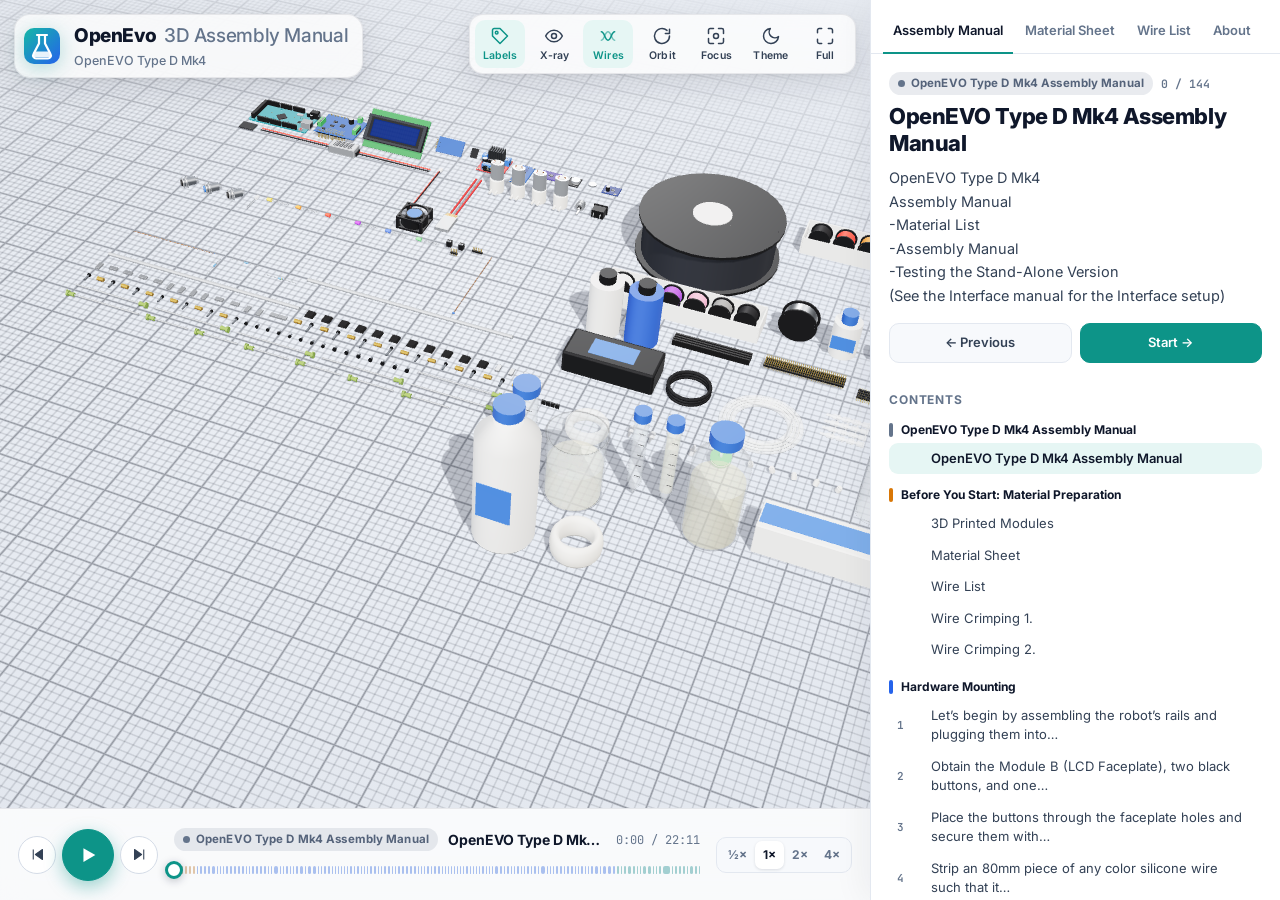
<file: index.html>
<!doctype html>
<html lang="en">
<head>
<meta charset="utf-8">
<meta name="viewport" content="width=device-width, initial-scale=1, viewport-fit=cover">
<title>OpenEvo · 3D Assembly Manual</title>
<meta name="description" content="The OpenEVO Type D Mk4 Assembly Manual in 3D: every step, built from the repository's STL files, Bill of Materials and Wiring Checklist.">
<meta property="og:title" content="OpenEvo · 3D Assembly Manual">
<meta property="og:description" content="OpenEVO Type D Mk4 Assembly Manual, step by step in 3D.">
<link rel="icon" href="favicon.svg" type="image/svg+xml">
<link rel="preconnect" href="https://fonts.googleapis.com">
<link rel="preconnect" href="https://fonts.gstatic.com" crossorigin>
<link href="https://fonts.googleapis.com/css2?family=Inter:wght@400;500;600;700;800&family=JetBrains+Mono:wght@500;600&display=swap" rel="stylesheet">
<link rel="stylesheet" href="css/style.css">
<script type="importmap">{ "imports": { "three": "./vendor/three/three.module.js", "three/addons/": "./vendor/three/addons/" } }</script>
</head>
<body>
<div id="app">
  <canvas id="view" aria-label="3D view of the OpenEvo turbidostat"></canvas>
  <div id="labels" aria-hidden="true"></div>

  <header class="brand">
    <div class="logo" aria-hidden="true">
      <svg viewBox="0 0 40 40"><defs><linearGradient id="lg" x1="0" y1="0" x2="1" y2="1"><stop offset="0" stop-color="#14b8a6"/><stop offset="1" stop-color="#2563eb"/></linearGradient></defs>
        <rect x="2" y="2" width="36" height="36" rx="10" fill="url(#lg)"/>
        <path d="M15 9h10M17 9v8.5L11.5 28a3 3 0 0 0 2.6 4.5h11.8a3 3 0 0 0 2.6-4.5L23 17.5V9" fill="none" stroke="#fff" stroke-width="2.2" stroke-linecap="round" stroke-linejoin="round"/>
        <path d="M13.6 25.5h12.8l1.9 3.3a1.6 1.6 0 0 1-1.4 2.4H13.1a1.6 1.6 0 0 1-1.4-2.4z" fill="#fff" opacity=".9"/></svg>
    </div>
    <div>
      <h1>OpenEvo <span>3D Assembly Manual</span></h1>
      <p>OpenEVO Type D Mk4</p>
    </div>
  </header>

  <div class="toolbar" role="toolbar" aria-label="View options">
    <button data-tool="labels" class="on" title="Part labels (L)"><svg viewBox="0 0 24 24"><path d="M3 12V5a2 2 0 0 1 2-2h7l9 9-9 9-9-9z"/><circle cx="8" cy="8" r="1.6"/></svg><span>Labels</span></button>
    <button data-tool="xray" title="X-ray printed parts (X)"><svg viewBox="0 0 24 24"><path d="M2 12s3.6-7 10-7 10 7 10 7-3.6 7-10 7S2 12 2 12z"/><circle cx="12" cy="12" r="3"/></svg><span>X-ray</span></button>
    <button data-tool="wires" class="on" title="Show wiring (W)"><svg viewBox="0 0 24 24"><path d="M4 7c4 0 4 10 8 10s4-10 8-10"/><path d="M4 17c4 0 4-10 8-10s4 10 8 10" opacity=".55"/></svg><span>Wires</span></button>
    <button data-tool="rotate" title="Auto-rotate"><svg viewBox="0 0 24 24"><path d="M21 12a9 9 0 1 1-3-6.7"/><path d="M21 4v5h-5"/></svg><span>Orbit</span></button>
    <button data-tool="camera" title="Re-centre camera (R)"><svg viewBox="0 0 24 24"><path d="M3 9V5a2 2 0 0 1 2-2h4M15 3h4a2 2 0 0 1 2 2v4M21 15v4a2 2 0 0 1-2 2h-4M9 21H5a2 2 0 0 1-2-2v-4"/><circle cx="12" cy="12" r="3"/></svg><span>Focus</span></button>
    <button data-tool="theme" title="Light / dark"><svg viewBox="0 0 24 24"><path d="M21 12.8A9 9 0 1 1 11.2 3a7 7 0 0 0 9.8 9.8z"/></svg><span>Theme</span></button>
    <button data-tool="fullscreen" title="Fullscreen (F)"><svg viewBox="0 0 24 24"><path d="M8 3H5a2 2 0 0 0-2 2v3M21 8V5a2 2 0 0 0-2-2h-3M3 16v3a2 2 0 0 0 2 2h3M16 21h3a2 2 0 0 0 2-2v-3"/></svg><span>Full</span></button>
  </div>

  <div id="readout" class="readout" hidden>
    <div class="ro-head"><span class="dot"></span>INCUBATE · OD940</div>
    <canvas id="chart" width="560" height="220"></canvas>
    <div class="ro-stats">
      <div><b id="roOD">0.000</b><span>OD940</span></div>
      <div><b id="roT">30.0°</b><span>Media Temp</span></div>
      <div><b id="roPump">0 h</b><span>UPTIME</span></div>
      <div><b id="roCycle">37883</b><span>IR</span></div>
    </div>
  </div>

  <aside id="panel" aria-label="Assembly guide">
    <button class="sheet-handle" aria-label="Expand or collapse the guide"><span></span></button>
    <nav class="tabs" role="tablist">
      <button role="tab" data-tab="steps" class="active">Assembly Manual</button>
      <button role="tab" data-tab="parts">Material Sheet</button>
      <button role="tab" data-tab="wiring">Wire List</button>
      <button role="tab" data-tab="about">About</button>
    </nav>
    <section class="tab active" data-tab="steps">
      <article id="stepCard" class="card"></article>
      <div class="list-head">Contents</div>
      <ol id="stepList" class="step-list"></ol>
    </section>
    <section class="tab" data-tab="parts">
      <div id="partInfo"></div>
      <div class="cost-hero">
        <div><span>First robot</span><b id="costTotal">$0</b></div>
        <div><span>Each additional</span><b id="costSecond">$0</b></div>
      </div>
      <h3>3D Printed Modules (STL Files)</h3>
      <div id="moduleGrid" class="module-grid"></div>
      <h3>2026 Updated Bill of Materials</h3>
      <p class="muted small">Rows from <i>2026 Updated Bill of Materials.xlsx</i> in the repository. Click a row to open its link.</p>
      <table id="bomTable" class="data"></table>
      <h3>Tools</h3>
      <table id="equipTable" class="data"></table>
    </section>
    <section class="tab" data-tab="wiring">
      <p class="muted small">Rows from <i>Wiring Checklist.xlsx</i> in the repository. Click a row to find that wire in the model.</p>
      <input id="wireFilter" class="search" type="search" placeholder="Filter the Wire List">
      <table id="wireTable" class="data wires"></table>
    </section>
    <section class="tab" data-tab="about">
      <div class="about">
        <h2>OpenEvo — Open Evolution Turbidostat</h2>
        <p class="muted small">From the repository README:</p>
        <blockquote>OpenEvo is an open-source turbidostat for continuous-culture directed evolution. It runs as a browser-based interface on any computer connected to an Arduino Mega 2560, with real-time OD monitoring, automated media changes, and optional one-click global remote access via Cloudflare Tunnel — no cloud account or router configuration needed.</blockquote>
        <p><b>Authors:</b> Zane Chan, Pin-Che Huang, Phillip Kyriakakis · <b>License:</b> MIT</p>
        <h3>About this model</h3>
        <p>The steps and their text are the <i>OpenEVO Type D Mk4 Assembly Manual</i>. The printed parts are the repository's STL files. Part names come from the manual and the Bill of Materials, wire colours, lengths and ends from the Wiring Checklist, and LCD screens from the firmware (<i>easyEVOTypeD.ino</i>).</p>
        <h3>Sources</h3>
        <ul class="links">
          <li><a href="https://github.com/Binomica-Labs/OpenEVO" target="_blank" rel="noopener">GitHub · Binomica-Labs/OpenEVO</a></li>
          <li><a href="https://doi.org/10.5281/zenodo.20694532" target="_blank" rel="noopener">Zenodo archive</a> (assembly manual, interface manual)</li>
          <li><a href="https://www.biorxiv.org/content/10.64898/2026.07.06.735356v1" target="_blank" rel="noopener">bioRxiv preprint · OpenEvo: An Open-Source Platform for Automated Evolution and Analysis</a></li>
        </ul>
        <h3>Keyboard</h3>
        <table class="keys">
          <tr><td><kbd>Space</kbd></td><td>Play / pause</td></tr>
          <tr><td><kbd>←</kbd> <kbd>→</kbd></td><td>Previous / next step</td></tr>
          <tr><td><kbd>L</kbd> <kbd>X</kbd> <kbd>W</kbd></td><td>Labels · X-ray · Wires</td></tr>
          <tr><td><kbd>R</kbd> <kbd>F</kbd></td><td>Re-centre camera · Fullscreen</td></tr>
        </table>
        <p class="credit">3D model by <b>Amanuel Geremew</b>.</p>
      </div>
    </section>
  </aside>

  <footer id="transport">
    <div class="tp-buttons">
      <button id="btnPrev" title="Previous step (←)" aria-label="Previous step"><svg viewBox="0 0 24 24"><path d="M6 5v14M19 5 9 12l10 7z"/></svg></button>
      <button id="btnPlay" class="play" title="Play / pause (Space)" aria-label="Play"><svg class="i-play" viewBox="0 0 24 24"><path d="M7 4.5v15l13-7.5z"/></svg><svg class="i-pause" viewBox="0 0 24 24"><path d="M7 4h4v16H7zM14 4h4v16h-4z"/></svg></button>
      <button id="btnNext" title="Next step (→)" aria-label="Next step"><svg viewBox="0 0 24 24"><path d="M18 5v14M5 5l10 7-10 7z"/></svg></button>
    </div>
    <div class="tp-main">
      <div class="tp-meta"><span id="tpChapter" class="chip"></span><span id="tpTitle"></span><span id="tpTime" class="mono"></span></div>
      <div id="timeline" class="timeline" role="slider" aria-label="Build timeline" tabindex="0">
        <div class="tl-track" id="tlTrack"></div>
        <div class="tl-fill" id="tlFill"></div>
        <div class="tl-head" id="tlHead"></div>
        <div class="tl-hover" id="tlHover"></div>
      </div>
    </div>
    <div class="tp-speed" role="group" aria-label="Playback speed">
      <button data-speed="0.5">½×</button><button data-speed="1" class="on">1×</button><button data-speed="2">2×</button><button data-speed="4">4×</button>
    </div>
  </footer>

  <div id="tooltip" role="tooltip"></div>
  <div id="loader">
    <div class="ld-box">
      <div class="logo big"><svg viewBox="0 0 40 40"><rect x="2" y="2" width="36" height="36" rx="10" fill="#0d9488"/><path d="M15 9h10M17 9v8.5L11.5 28a3 3 0 0 0 2.6 4.5h11.8a3 3 0 0 0 2.6-4.5L23 17.5V9" fill="none" stroke="#fff" stroke-width="2.2" stroke-linecap="round" stroke-linejoin="round"/></svg></div>
      <h2>OpenEvo</h2>
      <p id="ldText">Loading the STL files…</p>
      <div class="ld-bar"><div id="ldFill"></div></div>
    </div>
  </div>
  <noscript><p class="noscript">This interactive model needs JavaScript and WebGL.</p></noscript>
</div>
<script type="module" src="js/main.js"></script>
</body>
</html>
</file>
<file: css/style.css>
:root {
  --panel-w: 410px; --tp-h: 92px;
  --bg: #eef1f6; --bg2: #dfe4ec; --ink: #0f172a; --ink2: #334155; --muted: #64748b; --line: #e3e8f0; --line2: #d4dbe6;
  --panel: #ffffff; --panel2: #f7f9fc; --glass: rgba(255,255,255,.78); --glass-line: rgba(15,23,42,.08);
  --accent: #0d9488; --accent-ink: #ffffff; --accent-soft: #e6f6f4; --blue: #2563eb;
  --warn: #b45309; --warn-soft: #fff6e6; --tip-soft: #eef7f6;
  --shadow: 0 10px 30px rgba(15,23,42,.10), 0 2px 6px rgba(15,23,42,.06);
  --radius: 14px;
  color-scheme: light;
}
:root[data-theme="dark"] {
  --bg: #0b0f16; --bg2: #161d29; --ink: #e8eef8; --ink2: #c3cddc; --muted: #8b98ad; --line: #1f2937; --line2: #2a3546;
  --panel: #10161f; --panel2: #151c27; --glass: rgba(16,22,31,.78); --glass-line: rgba(255,255,255,.08);
  --accent: #2dd4bf; --accent-ink: #052f2b; --accent-soft: #0e2a2a; --blue: #60a5fa;
  --warn: #fbbf24; --warn-soft: #2a2110; --tip-soft: #0f2324;
  --shadow: 0 10px 30px rgba(0,0,0,.45), 0 2px 6px rgba(0,0,0,.3);
  color-scheme: dark;
}
* { box-sizing: border-box; }
html, body { margin: 0; height: 100%; overflow: hidden; background: var(--bg); color: var(--ink);
  font: 14px/1.5 Inter, system-ui, -apple-system, "Segoe UI", Roboto, sans-serif; -webkit-font-smoothing: antialiased; }
button { font: inherit; color: inherit; cursor: pointer; }
a { color: var(--blue); }
.mono, code, kbd { font-family: "JetBrains Mono", ui-monospace, Consolas, monospace; }
.muted { color: var(--muted); } .small { font-size: 12.5px; }
svg { display: block; }
#app { position: fixed; inset: 0; background: radial-gradient(1200px 800px at 35% 30%, var(--bg) 0%, var(--bg2) 100%); }

/* --- stage */
#view, #labels { position: absolute; left: 0; top: 0; right: var(--panel-w); bottom: var(--tp-h); width: calc(100% - var(--panel-w)); height: calc(100% - var(--tp-h)); }
#view { display: block; outline: none; touch-action: none; }
#labels { pointer-events: none; overflow: hidden; }
.lbl { position: absolute; left: 0; top: 0; transform: translate(-50%, -100%); white-space: nowrap; font-size: 12px; font-weight: 600;
  padding: 4px 9px 4px 8px; border-radius: 999px; background: var(--glass); color: var(--ink); border: 1px solid var(--glass-line);
  box-shadow: 0 4px 14px rgba(15,23,42,.12); backdrop-filter: blur(8px); -webkit-backdrop-filter: blur(8px); transition: opacity .25s; display: flex; align-items: center; gap: 6px; }
.lbl::after { content: ""; position: absolute; left: 50%; top: 100%; width: 1.5px; height: 16px; background: var(--ink2); opacity: .45; transform: translateX(-50%); }
.lbl.badge { padding: 2px 7px; font: 700 12px 'JetBrains Mono', monospace; } .lbl.badge i { display: none; } .lbl.badge::after { height: 6px; }
.lbl i { width: 7px; height: 7px; border-radius: 50%; background: var(--accent); flex: none; box-shadow: 0 0 0 3px color-mix(in srgb, var(--accent) 22%, transparent); }

.brand { position: absolute; left: 14px; top: 14px; display: flex; gap: 12px; align-items: center; pointer-events: none; padding: 7px 14px 7px 7px; border-radius: 16px;
  background: var(--glass); border: 1px solid var(--glass-line); box-shadow: var(--shadow); backdrop-filter: blur(10px); -webkit-backdrop-filter: blur(10px); }
.brand h1 { margin: 0; font-size: 19px; letter-spacing: -.02em; font-weight: 800; }
.brand h1 span { font-weight: 500; color: var(--muted); margin-left: 4px; }
.brand p { margin: 1px 0 0; font-size: 12.5px; color: var(--muted); font-weight: 500; }
.logo { width: 40px; height: 40px; filter: drop-shadow(0 4px 10px rgba(13,148,136,.3)); }
.logo.big { width: 64px; height: 64px; margin: 0 auto 10px; }

.toolbar { position: absolute; top: 14px; right: calc(var(--panel-w) + 14px); display: flex; gap: 4px; padding: 5px; border-radius: 14px;
  background: var(--glass); border: 1px solid var(--glass-line); box-shadow: var(--shadow); backdrop-filter: blur(10px); -webkit-backdrop-filter: blur(10px); }
.toolbar button { display: flex; flex-direction: column; align-items: center; gap: 2px; border: 0; background: transparent; border-radius: 10px; padding: 6px 8px 4px; min-width: 50px; color: var(--ink2); }
.toolbar button span { font-size: 10.5px; font-weight: 600; letter-spacing: .01em; }
.toolbar button svg { width: 20px; height: 20px; fill: none; stroke: currentColor; stroke-width: 1.8; stroke-linecap: round; stroke-linejoin: round; }
.toolbar button:hover { background: color-mix(in srgb, var(--ink) 6%, transparent); }
.toolbar button.on { background: var(--accent-soft); color: var(--accent); }

/* --- live readout */
.readout { position: absolute; left: 16px; bottom: calc(var(--tp-h) + 14px); width: 300px; padding: 12px 14px 12px; border-radius: var(--radius);
  background: var(--glass); border: 1px solid var(--glass-line); box-shadow: var(--shadow); backdrop-filter: blur(10px); -webkit-backdrop-filter: blur(10px); }
.readout[hidden] { display: none; }
.ro-head { font-size: 12px; font-weight: 700; color: var(--ink2); display: flex; align-items: center; gap: 7px; text-transform: uppercase; letter-spacing: .06em; }
.ro-head .dot { width: 8px; height: 8px; border-radius: 50%; background: #ef4444; box-shadow: 0 0 0 0 rgba(239,68,68,.6); animation: pulse 1.6s infinite; }
@keyframes pulse { 0% { box-shadow: 0 0 0 0 rgba(239,68,68,.55); } 70% { box-shadow: 0 0 0 8px rgba(239,68,68,0); } 100% { box-shadow: 0 0 0 0 rgba(239,68,68,0); } }
#chart { width: 100%; height: 118px; margin: 6px 0 6px; display: block; }
.ro-stats { display: grid; grid-template-columns: repeat(4, 1fr); gap: 6px; }
.ro-stats div { background: color-mix(in srgb, var(--ink) 4%, transparent); border-radius: 9px; padding: 5px 7px; }
.ro-stats b { display: block; font: 600 13.5px/1.2 "JetBrains Mono", monospace; }
.ro-stats span { font-size: 10.5px; color: var(--muted); font-weight: 600; text-transform: uppercase; letter-spacing: .05em; }

/* --- side panel */
#panel { position: absolute; top: 0; right: 0; bottom: 0; width: var(--panel-w); background: var(--panel); border-left: 1px solid var(--line);
  display: flex; flex-direction: column; box-shadow: -8px 0 30px rgba(15,23,42,.05); z-index: 5; }
.sheet-handle { display: none; }
.tabs { display: flex; gap: 2px; padding: 12px 12px 0; border-bottom: 1px solid var(--line); flex: none; }
.tabs button { border: 0; background: none; padding: 9px 10px 11px; font-weight: 600; font-size: 13px; color: var(--muted); border-bottom: 2px solid transparent; margin-bottom: -1px; border-radius: 8px 8px 0 0; }
.tabs button:hover { color: var(--ink); background: var(--panel2); }
.tabs button.active { color: var(--ink); border-bottom-color: var(--accent); }
.tab { display: none; overflow-y: auto; padding: 16px 18px 28px; flex: 1; scrollbar-width: thin; }
.tab.active { display: block; }
.tab h3 { font-size: 12px; text-transform: uppercase; letter-spacing: .07em; color: var(--muted); margin: 22px 0 8px; }

.card { padding: 2px 0 6px; }
.card .meta { display: flex; align-items: center; gap: 8px; flex-wrap: wrap; margin-bottom: 8px; }
.chip { display: inline-flex; align-items: center; gap: 6px; font-size: 11.5px; font-weight: 700; padding: 3px 9px; border-radius: 999px; letter-spacing: .01em;
  background: color-mix(in srgb, var(--c, var(--accent)) 14%, transparent); color: color-mix(in srgb, var(--c, var(--accent)) 82%, var(--ink)); }
.chip::before { content: ""; width: 7px; height: 7px; border-radius: 50%; background: var(--c, var(--accent)); }
.stepno { font: 600 11.5px "JetBrains Mono", monospace; color: var(--muted); }
.card h2 { margin: 2px 0 6px; font-size: 22px; line-height: 1.22; letter-spacing: -.02em; font-weight: 800; }
.manual { display: inline-flex; gap: 6px; align-items: center; font-size: 12px; font-weight: 600; color: var(--ink2); background: var(--panel2); border: 1px solid var(--line); padding: 3px 9px; border-radius: 8px; }
.manual svg { width: 14px; height: 14px; fill: none; stroke: currentColor; stroke-width: 1.8; }
.card .body { font-size: 14.5px; line-height: 1.62; color: var(--ink2); margin-top: 10px; }
.card .body p { margin: 0 0 10px; }
.card .body ul { margin: 4px 0 10px; padding-left: 18px; }
.card .body li { margin: 3px 0; }
.card .body b { color: var(--ink); }
.card .body code { font-size: 12.5px; background: var(--panel2); padding: 1px 5px; border-radius: 5px; border: 1px solid var(--line); }
.sw { display: inline-block; width: 11px; height: 11px; border-radius: 3px; vertical-align: -1px; margin-right: 3px; border: 1px solid rgba(0,0,0,.18); }
.sw.blue{background:#2563eb}.sw.white{background:#f4f4f2}.sw.green{background:#2fae4a}.sw.black{background:#1c1c1f}.sw.red{background:#d92b2b}.sw.orange{background:#f07a1a}
.sw.yellow{background:#f2c81b}.sw.purple{background:#8b46d9}.sw.pink{background:#f28bb5}.sw.brown{background:#7a4a24}.sw.bare{background:#c9ccd0}.sw.rainbow{background:linear-gradient(90deg,#8b46d9,#2563eb,#2fae4a,#f2c81b,#d92b2b)}
.callout { display: flex; gap: 10px; padding: 10px 12px; border-radius: 11px; font-size: 13.5px; line-height: 1.5; margin: 8px 0; color: var(--ink2); }
.callout svg { width: 18px; height: 18px; flex: none; margin-top: 1px; fill: none; stroke: currentColor; stroke-width: 2; stroke-linecap: round; stroke-linejoin: round; }
.callout.tip { background: var(--tip-soft); } .callout.tip svg { color: var(--accent); }
.callout.warn { background: var(--warn-soft); } .callout.warn svg { color: var(--warn); }
.sub { font-size: 11.5px; text-transform: uppercase; letter-spacing: .07em; color: var(--muted); font-weight: 700; margin: 16px 0 7px; }
.pchips { display: flex; flex-wrap: wrap; gap: 6px; }
.pchip { border: 1px solid var(--line); background: var(--panel2); border-radius: 9px; padding: 4px 9px; font-size: 12.5px; font-weight: 600; color: var(--ink2); display: inline-flex; align-items: center; gap: 6px; }
.pchip:hover { border-color: var(--accent); color: var(--ink); }
.pchip i { width: 8px; height: 8px; border-radius: 2px; background: var(--k, #475569); }
.wrow { display: grid; grid-template-columns: 14px 1fr; gap: 8px; align-items: center; font-size: 12.5px; padding: 4px 0; border-bottom: 1px dashed var(--line); color: var(--ink2); }
.wrow .sw { margin: 0; }
.nav2 { display: flex; gap: 8px; margin-top: 16px; }
.nav2 button { flex: 1; border: 1px solid var(--line); background: var(--panel2); padding: 9px; border-radius: 10px; font-weight: 600; font-size: 13px; color: var(--ink2); }
.nav2 button:hover { border-color: var(--accent); color: var(--ink); }
.nav2 button.primary { background: var(--accent); color: var(--accent-ink); border-color: var(--accent); }

.list-head { margin: 22px 0 8px; font-size: 12px; text-transform: uppercase; letter-spacing: .07em; color: var(--muted); font-weight: 700; }
.step-list { list-style: none; margin: 0; padding: 0; }
.step-list .chap { display: flex; align-items: center; gap: 8px; font-size: 12px; font-weight: 700; color: var(--ink); margin: 12px 0 4px; }
.step-list .chap::before { content: ""; width: 4px; height: 14px; border-radius: 2px; background: var(--c); }
.step-list li.s { display: grid; grid-template-columns: 28px 1fr auto; align-items: center; gap: 6px; padding: 6px 8px; border-radius: 9px; cursor: pointer; font-size: 13px; color: var(--ink2); }
.step-list li.s:hover { background: var(--panel2); }
.step-list li.s .n { font: 600 11px "JetBrains Mono", monospace; color: var(--muted); }
.step-list li.s .m { font-size: 11px; color: var(--muted); }
.step-list li.s.done .n { color: var(--accent); }
.step-list li.s.cur { background: var(--accent-soft); color: var(--ink); font-weight: 600; }
.step-list li.s.cur .n { color: var(--accent); }

/* parts tab */
.cost-hero { display: grid; grid-template-columns: 1fr 1fr; gap: 10px; margin-top: 4px; }
.cost-hero div { background: var(--panel2); border: 1px solid var(--line); border-radius: 12px; padding: 10px 12px; }
.cost-hero span { display: block; font-size: 11.5px; color: var(--muted); font-weight: 600; }
.cost-hero b { font: 700 22px/1.2 Inter; letter-spacing: -.02em; }
.module-grid { display: grid; grid-template-columns: repeat(2, 1fr); gap: 6px; }
.module-grid button { text-align: left; border: 1px solid var(--line); background: var(--panel2); border-radius: 10px; padding: 7px 9px; font-size: 12px; display: grid; grid-template-columns: 22px 1fr; gap: 6px; align-items: center; color: var(--ink2); }
.module-grid button:hover { border-color: var(--accent); color: var(--ink); }
.module-grid b { display: grid; place-items: center; width: 22px; height: 22px; border-radius: 6px; background: var(--ink); color: var(--panel); font-size: 11.5px; }
table.data { width: 100%; border-collapse: collapse; font-size: 12.5px; }
table.data th { text-align: left; font-size: 11px; text-transform: uppercase; letter-spacing: .05em; color: var(--muted); font-weight: 700; padding: 6px 6px; border-bottom: 1px solid var(--line); position: sticky; top: -16px; background: var(--panel); }
table.data td { padding: 6px 6px; border-bottom: 1px solid var(--line); vertical-align: top; color: var(--ink2); }
table.data td.num { text-align: right; font-family: "JetBrains Mono", monospace; font-size: 12px; white-space: nowrap; }
table.data tr.click { cursor: pointer; } table.data tr.click:hover td { background: var(--panel2); }
table.data tr.hl td { background: var(--accent-soft); }
.search { width: 100%; padding: 9px 12px; border-radius: 10px; border: 1px solid var(--line2); background: var(--panel2); color: var(--ink); font: inherit; margin: 6px 0 10px; outline: none; }
.search:focus { border-color: var(--accent); }
#partInfo .pinfo { border: 1px solid var(--line); border-radius: 12px; padding: 12px 14px; background: var(--panel2); margin-bottom: 12px; }
#partInfo h4 { margin: 0 0 4px; font-size: 16px; }
#partInfo .row { font-size: 12.5px; color: var(--ink2); margin: 3px 0; }

.about h2 { margin: 2px 0 8px; font-size: 22px; letter-spacing: -.02em; }
.about p { color: var(--ink2); font-size: 14px; line-height: 1.62; }
.about .links { padding-left: 18px; font-size: 13.5px; line-height: 1.6; color: var(--ink2); }
.about .credit { margin-top: 20px; padding-top: 14px; border-top: 1px solid var(--line); font-size: 13px; color: var(--muted); }
.keys td { padding: 3px 10px 3px 0; font-size: 13px; color: var(--ink2); }
kbd { font-size: 11.5px; padding: 1px 6px; border-radius: 5px; border: 1px solid var(--line2); background: var(--panel2); }

/* --- transport */
#transport { position: absolute; left: 0; right: var(--panel-w); bottom: 0; height: var(--tp-h); display: flex; align-items: center; gap: 16px; padding: 0 18px;
  background: var(--glass); border-top: 1px solid var(--glass-line); backdrop-filter: blur(12px); -webkit-backdrop-filter: blur(12px); z-index: 4; }
.tp-buttons { display: flex; align-items: center; gap: 6px; }
.tp-buttons button { width: 38px; height: 38px; border-radius: 50%; border: 1px solid var(--line2); background: var(--panel); display: grid; place-items: center; color: var(--ink2); }
.tp-buttons button svg { width: 17px; height: 17px; fill: currentColor; stroke: currentColor; stroke-width: 1.5; stroke-linejoin: round; }
.tp-buttons button:hover { color: var(--ink); border-color: var(--accent); }
.tp-buttons .play { width: 52px; height: 52px; background: var(--accent); border-color: var(--accent); color: var(--accent-ink); box-shadow: 0 6px 18px color-mix(in srgb, var(--accent) 40%, transparent); }
.tp-buttons .play:hover { color: var(--accent-ink); filter: brightness(1.06); }
.tp-buttons .play svg { width: 22px; height: 22px; stroke: none; }
.tp-buttons .play .i-pause, body.playing .tp-buttons .play .i-play { display: none; }
body.playing .tp-buttons .play .i-pause { display: block; }
.tp-main { flex: 1; min-width: 0; }
.tp-meta { display: flex; align-items: center; gap: 10px; margin-bottom: 8px; min-width: 0; }
#tpTitle { font-weight: 700; font-size: 14px; white-space: nowrap; overflow: hidden; text-overflow: ellipsis; flex: 1; min-width: 0; }
#tpTime { font-size: 12px; color: var(--muted); white-space: nowrap; }
.timeline { position: relative; height: 22px; cursor: pointer; outline: none; touch-action: none; }
.tl-track { position: absolute; left: 0; right: 0; top: 7px; height: 8px; display: flex; gap: 2px; }
.tl-track i { display: block; height: 100%; background: color-mix(in srgb, var(--c) 30%, var(--line)); border-radius: 2px; }
.tl-track i:first-child { border-radius: 4px 2px 2px 4px; } .tl-track i:last-child { border-radius: 2px 4px 4px 2px; }
.tl-fill { position: absolute; left: 0; top: 7px; height: 8px; display: flex; gap: 2px; overflow: hidden; pointer-events: none; }
.tl-fill i { display: block; height: 100%; background: var(--c); border-radius: 2px; flex: none; }
.tl-head { position: absolute; top: 2px; width: 18px; height: 18px; margin-left: -9px; border-radius: 50%; background: var(--panel); border: 3px solid var(--accent); box-shadow: 0 2px 8px rgba(15,23,42,.25); pointer-events: none; }
.tl-hover { position: absolute; bottom: 26px; transform: translateX(-50%); background: var(--ink); color: var(--panel); font-size: 12px; font-weight: 600; padding: 5px 9px; border-radius: 8px; white-space: nowrap; pointer-events: none; opacity: 0; transition: opacity .15s; }
.timeline:hover .tl-hover { opacity: 1; }
.tp-speed { display: flex; background: var(--panel2); border: 1px solid var(--line); border-radius: 10px; padding: 3px; }
.tp-speed button { border: 0; background: none; padding: 5px 8px; border-radius: 7px; font-size: 12px; font-weight: 700; color: var(--muted); }
.tp-speed button.on { background: var(--panel); color: var(--ink); box-shadow: 0 1px 3px rgba(15,23,42,.12); }

#tooltip { position: fixed; z-index: 30; pointer-events: none; background: var(--ink); color: var(--panel); padding: 6px 10px; border-radius: 9px; font-size: 12.5px; font-weight: 600; opacity: 0; transform: translate(12px, 12px); transition: opacity .12s; max-width: 280px; }
#tooltip small { display: block; font-weight: 500; opacity: .7; font-size: 11.5px; }

#loader { position: fixed; inset: 0; z-index: 50; display: grid; place-items: center; background: radial-gradient(900px 600px at 50% 40%, var(--bg), var(--bg2)); transition: opacity .6s; }
#loader.done { opacity: 0; pointer-events: none; }
.ld-box { text-align: center; width: 300px; }
.ld-box h2 { margin: 0; font-size: 26px; letter-spacing: -.02em; }
.ld-box p { margin: 4px 0 14px; color: var(--muted); }
.ld-bar { height: 6px; border-radius: 3px; background: var(--line2); overflow: hidden; }
#ldFill { height: 100%; width: 0; background: linear-gradient(90deg, #14b8a6, #2563eb); transition: width .2s; }
.noscript { position: fixed; inset: 0; display: grid; place-items: center; }

/* --- narrower desktops */
@media (max-width: 1180px) { :root { --panel-w: 360px; } .toolbar button span { display: none; } .toolbar button { min-width: 0; padding: 7px; } }
/* --- phones / tablets portrait: bottom sheet */
body.mobile {
  --sheet-h: 44vh; --tp-h: 76px;
  #view, #labels { right: 0; width: 100%; bottom: calc(var(--sheet-h) + var(--tp-h)); height: calc(100% - var(--sheet-h) - var(--tp-h)); }
  #panel { top: auto; height: var(--sheet-h); width: 100%; border-left: 0; border-top: 1px solid var(--line); border-radius: 18px 18px 0 0; box-shadow: 0 -8px 30px rgba(15,23,42,.08); }
  &.sheet-min { --sheet-h: 52px; }
  &.ready #panel { transition: height .3s; } &.ready #transport, &.ready .toolbar, &.ready .readout { transition: bottom .3s; }
  .sheet-handle { display: block; border: 0; background: none; height: 16px; padding: 6px 0 0; flex: none; }
  .sheet-handle span { display: block; width: 40px; height: 4px; border-radius: 2px; background: var(--line2); margin: 0 auto; }
  .tabs { padding: 2px 8px 0; overflow-x: auto; } .tabs button { white-space: nowrap; padding: 7px 9px 9px; }
  .tab { padding: 12px 14px 24px; }
  #transport { right: 0; bottom: var(--sheet-h); gap: 10px; padding: 0 12px; }
  .tp-speed { display: none; }
  .tp-buttons button { width: 34px; height: 34px; } .tp-buttons .play { width: 46px; height: 46px; }
  .toolbar { right: 10px; top: auto; bottom: calc(var(--sheet-h) + var(--tp-h) + 10px); flex-wrap: wrap; max-width: 92px; gap: 2px; padding: 4px; }
  .toolbar button { padding: 6px; min-width: 0; } .toolbar button svg { width: 18px; height: 18px; }
  .toolbar button span { display: none; }
  .brand { left: 12px; top: 10px; } .brand h1 { font-size: 16px; } .brand h1 span { display: none; } .brand p { font-size: 11px; } .logo { width: 32px; height: 32px; }
  .readout { left: 10px; bottom: calc(var(--sheet-h) + var(--tp-h) + 10px); width: 220px; padding: 9px 10px; }
  #chart { height: 70px; } .ro-stats b { font-size: 12px; }
  .card h2 { font-size: 19px; }
  .lbl { font-size: 11px; }
}
@media (prefers-reduced-motion: reduce) { * { transition: none !important; animation: none !important; } }
/* manual text in the step card */
.manual-text p { margin: 0 0 9px; white-space: normal; }
.manual-text p:last-child { margin-bottom: 0; }
.about blockquote { margin: 6px 0 12px; padding: 8px 12px; border-left: 3px solid var(--accent); background: color-mix(in srgb, var(--accent) 7%, transparent); border-radius: 0 8px 8px 0; color: var(--ink2); }
</file>
